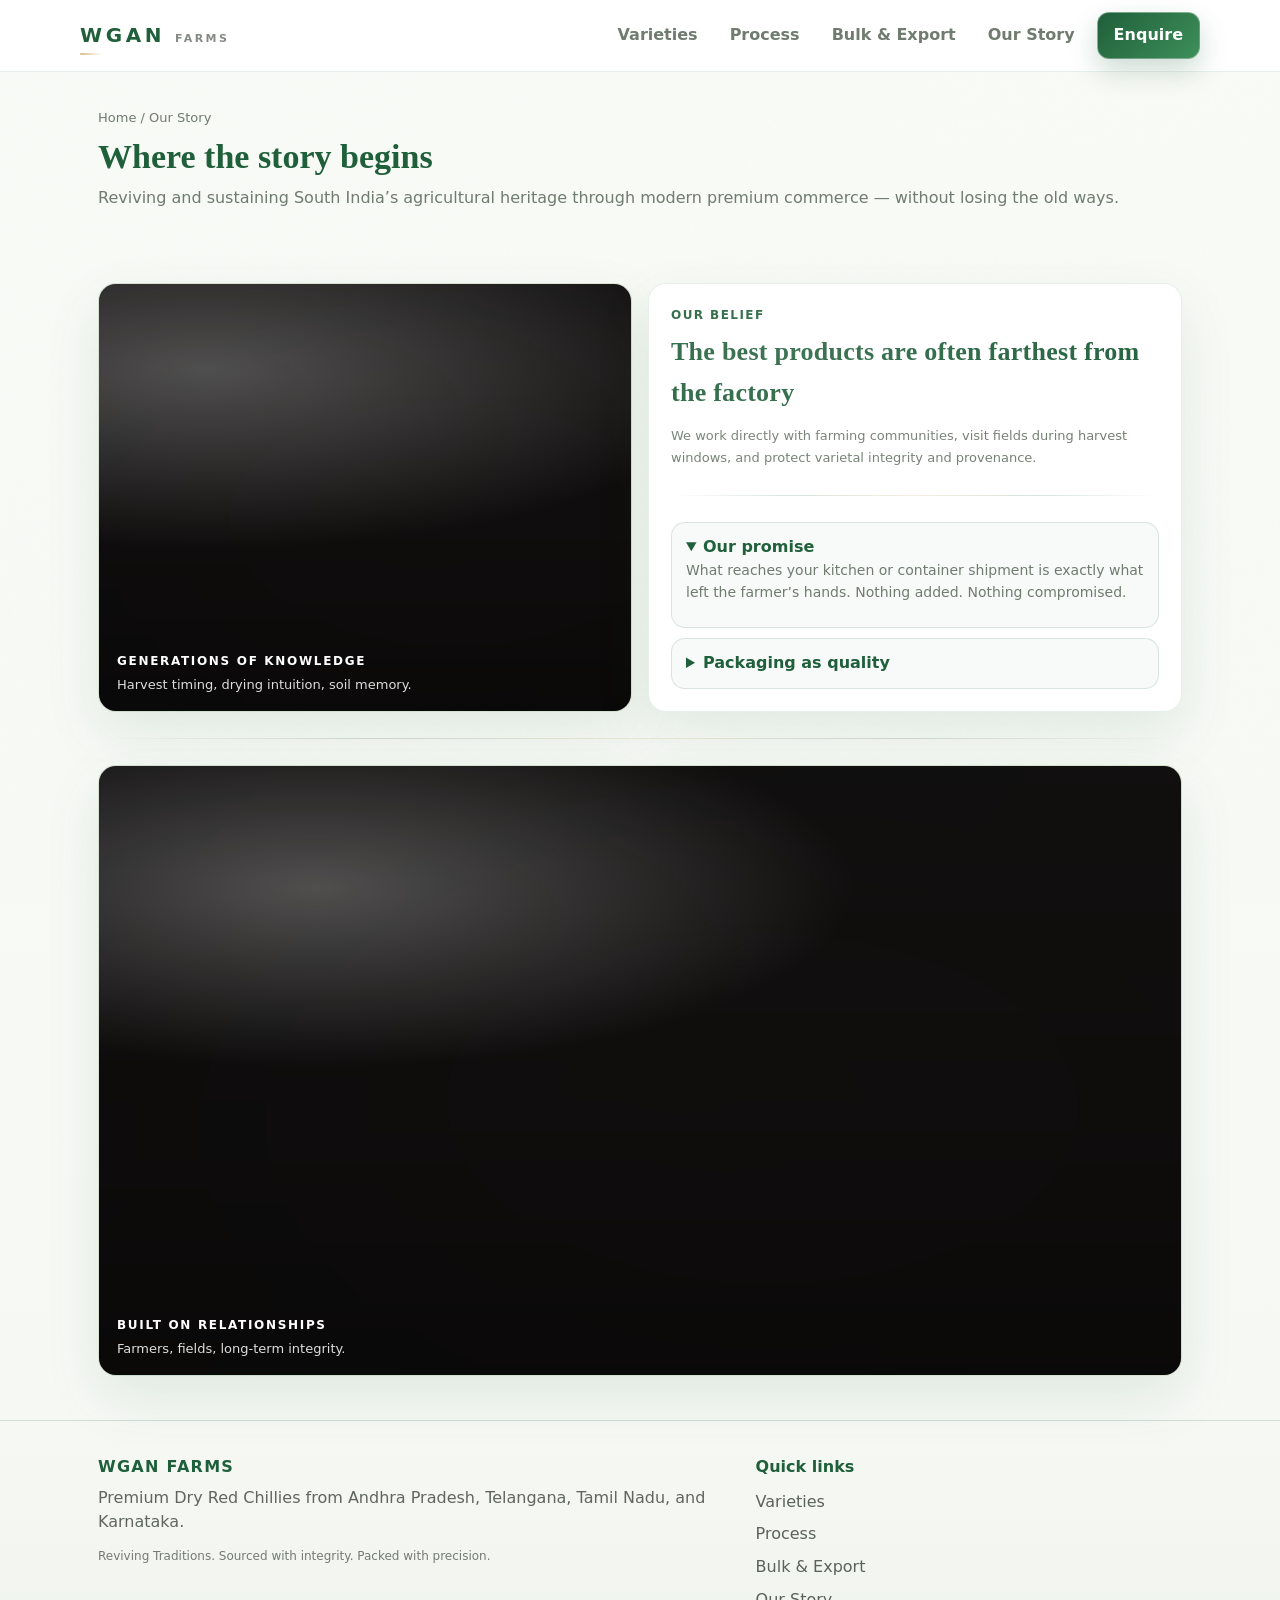
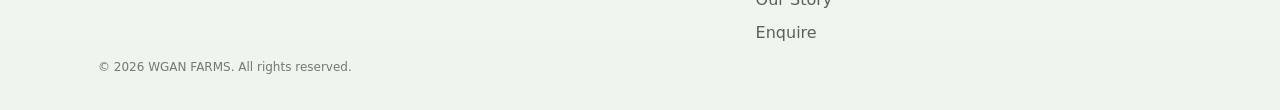
<file: about.html>
<!doctype html>
<html lang="en">
<head>
  <meta charset="utf-8">
  <meta name="viewport" content="width=device-width, initial-scale=1">
  <title>Our Story — WGAN FARMS</title>
  <meta name="description" content="Origin story and authenticity of WGAN FARMS.">
  <link rel="stylesheet" href="css/styles.css">
</head>
<body>
<header class="site-header">
  <div class="container header-inner">
    <a class="brand" href="index.html" aria-label="WGAN FARMS Home">
      <span class="brand-mark">WGAN</span><span class="brand-sub">FARMS</span>
    </a>
    <nav class="nav" aria-label="Primary navigation">
      <a href="varieties.html">Varieties</a>
      <a href="process.html">Process</a>
      <a href="bulk-export.html">Bulk & Export</a>
      <a href="about.html">Our Story</a>
      <a class="btn" href="contact.html">Enquire</a>
    </nav>
  </div>
</header>

<main>
<section class="page-hero">
  <div class="container">
    <div class="breadcrumb">Home / Our Story</div>
    <div class="page-title">Where the story begins</div>
    <p class="page-sub">Reviving and sustaining South India’s agricultural heritage through modern premium commerce — without losing the old ways.</p>
  </div>
</section>

<section class="section">
  <div class="container">
    <div class="cards">
      <div class="card media">
        <img src="assets/images/elderly-farmer-holding-guntur-chilli-pod.png" alt="Farmer">
        <div class="overlay"></div>
        <div class="label">
          <strong>Generations of knowledge</strong>
          <span>Harvest timing, drying intuition, soil memory.</span>
        </div>
      </div>

      <div class="card pad">
        <div class="kicker">OUR BELIEF</div>
        <h2 style="margin-top:8px">The best products are often farthest from the factory</h2>
        <p class="small">We work directly with farming communities, visit fields during harvest windows, and protect varietal integrity and provenance.</p>
        <hr class="sep">

        <details open>
          <summary>Our promise</summary>
          <p>What reaches your kitchen or container shipment is exactly what left the farmer’s hands. Nothing added. Nothing compromised.</p>
        </details>

        <div style="height:10px"></div>

        <details>
          <summary>Packaging as quality</summary>
          <p>Moisture protection, traceability, and premium shelf presence — not an afterthought.</p>
        </details>
      </div>
    </div>

    <hr class="sep">

    <div class="card media">
      <img src="assets/images/wgan-farms-team-with-farmers-field-visit.png" alt="Field visit">
      <div class="overlay"></div>
      <div class="label">
        <strong>Built on relationships</strong>
        <span>Farmers, fields, long-term integrity.</span>
      </div>
    </div>
  </div>
</section>
</main>

<footer class="site-footer">
  <div class="container footer-grid">
    <div>
      <div style="letter-spacing:.08em; font-weight:900; color:#fff;">WGAN FARMS</div>
      <div style="margin-top:6px">Premium Dry Red Chillies from Andhra Pradesh, Telangana, Tamil Nadu, and Karnataka.</div>
      <div class="notice">Reviving Traditions. Sourced with integrity. Packed with precision.</div>
    </div>
    <div>
      <div style="font-weight:800; color:#fff">Quick links</div>
      <div style="display:grid; gap:8px; margin-top:10px">
        <a href="varieties.html">Varieties</a>
        <a href="process.html">Process</a>
        <a href="bulk-export.html">Bulk & Export</a>
        <a href="about.html">Our Story</a>
        <a href="contact.html">Enquire</a>
      </div>
    </div>
  </div>
  <div class="container notice">© 2026 WGAN FARMS. All rights reserved.</div>
</footer>

<script src="js/main.js"></script>
</body>
</html>
</file>
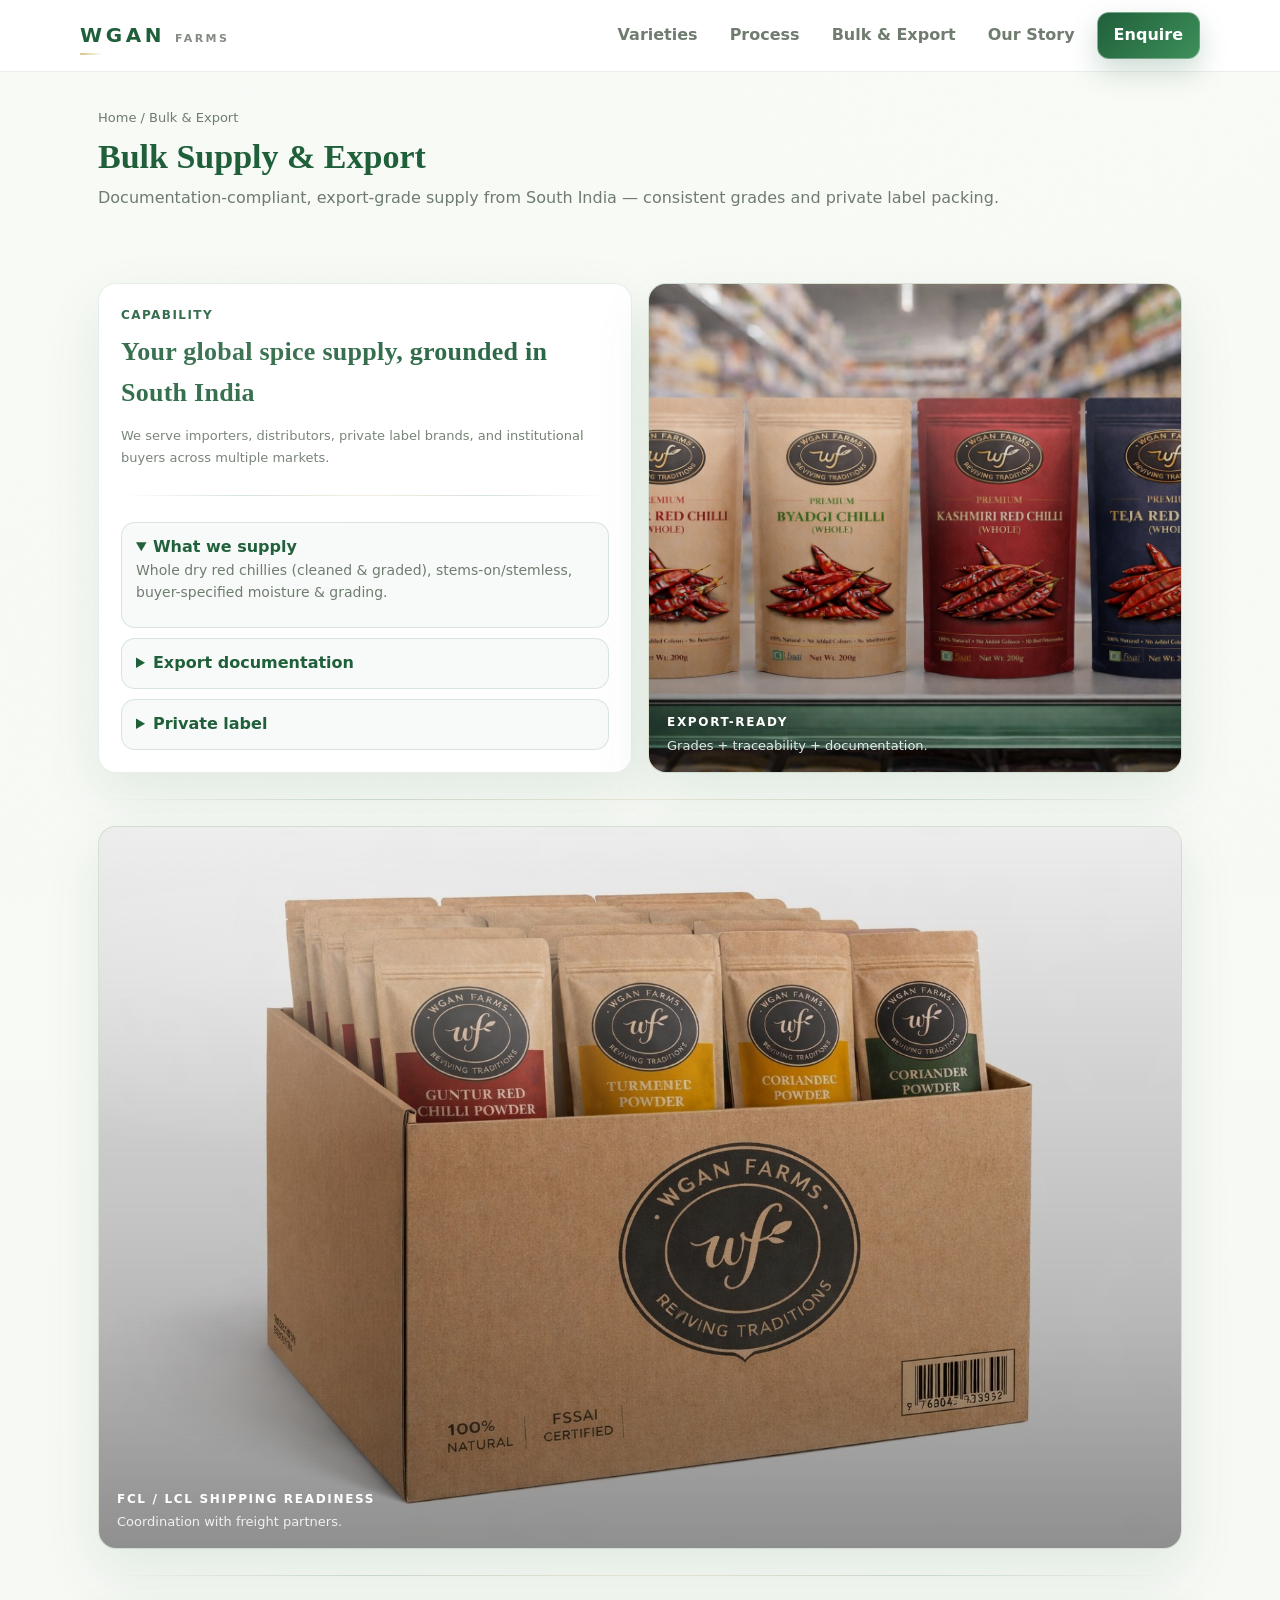
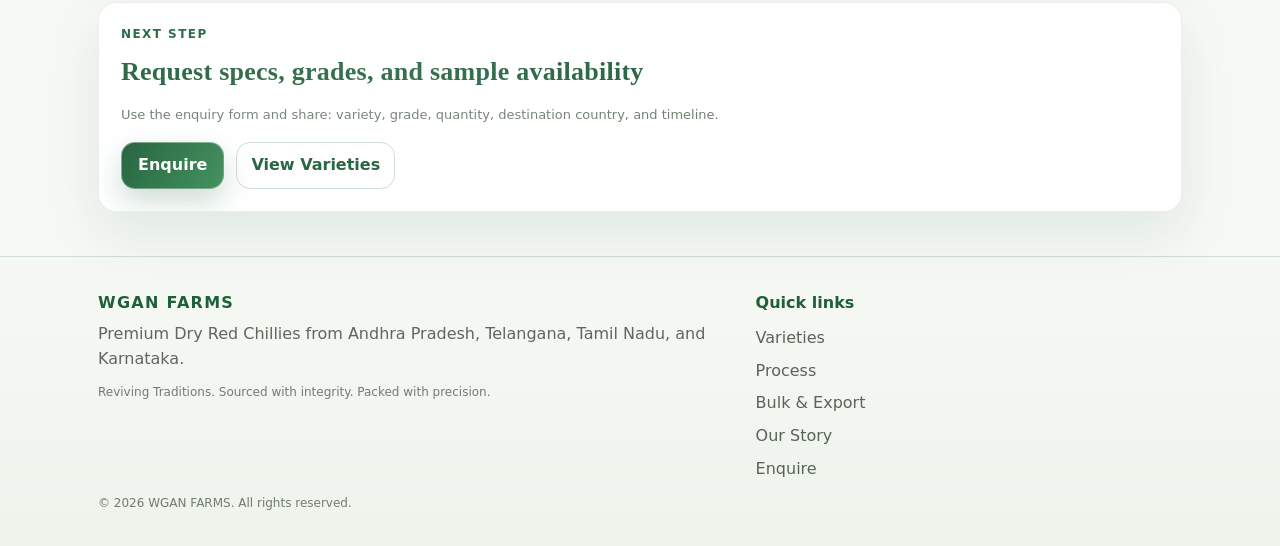
<file: bulk-export.html>
<!doctype html>
<html lang="en">
<head>
  <meta charset="utf-8">
  <meta name="viewport" content="width=device-width, initial-scale=1">
  <title>Bulk & Export — WGAN FARMS</title>
  <meta name="description" content="Bulk supply & export of South India dry red chillies.">
  <link rel="stylesheet" href="css/styles.css">
</head>
<body>
<header class="site-header">
  <div class="container header-inner">
    <a class="brand" href="index.html" aria-label="WGAN FARMS Home">
      <span class="brand-mark">WGAN</span><span class="brand-sub">FARMS</span>
    </a>
    <nav class="nav" aria-label="Primary navigation">
      <a href="varieties.html">Varieties</a>
      <a href="process.html">Process</a>
      <a href="bulk-export.html">Bulk & Export</a>
      <a href="about.html">Our Story</a>
      <a class="btn" href="contact.html">Enquire</a>
    </nav>
  </div>
</header>

<main>
<section class="page-hero">
  <div class="container">
    <div class="breadcrumb">Home / Bulk & Export</div>
    <div class="page-title">Bulk Supply & Export</div>
    <p class="page-sub">Documentation-compliant, export-grade supply from South India — consistent grades and private label packing.</p>
  </div>
</section>

<section class="section">
  <div class="container">
    <div class="cards">
      <div class="card pad">
        <div class="kicker">CAPABILITY</div>
        <h2 style="margin-top:8px">Your global spice supply, grounded in South India</h2>
        <p class="small">We serve importers, distributors, private label brands, and institutional buyers across multiple markets.</p>
        <hr class="sep">

        <details open>
          <summary>What we supply</summary>
          <p>Whole dry red chillies (cleaned & graded), stems-on/stemless, buyer-specified moisture & grading.</p>
        </details>

        <div style="height:10px"></div>

        <details>
          <summary>Export documentation</summary>
          <p>Phytosanitary, Certificate of Origin, COA, fumigation (where required), commercial documents per buyer terms.</p>
        </details>

        <div style="height:10px"></div>

        <details>
          <summary>Private label</summary>
          <p>Retail and food-service sizes under your brand, packed to specification.</p>
        </details>
      </div>

      <div class="card media">
        <img src="assets/images/export-packaging-bulk-bags-wgan-farms.png" alt="Bulk export">
        <div class="overlay"></div>
        <div class="label">
          <strong>Export-ready</strong>
          <span>Grades + traceability + documentation.</span>
        </div>
      </div>
    </div>

    <hr class="sep">

    <div class="card media">
      <img src="assets/images/container-loading-export-spice-shipment.png" alt="Container loading">
      <div class="overlay"></div>
      <div class="label">
        <strong>FCL / LCL shipping readiness</strong>
        <span>Coordination with freight partners.</span>
      </div>
    </div>

    <hr class="sep">

    <div class="card pad">
      <div class="kicker">NEXT STEP</div>
      <h2 style="margin-top:8px">Request specs, grades, and sample availability</h2>
      <p class="small">Use the enquiry form and share: variety, grade, quantity, destination country, and timeline.</p>
      <div class="actions">
        <a class="btn" href="contact.html">Enquire</a>
        <a class="ghost" href="varieties.html">View Varieties</a>
      </div>
    </div>
  </div>
</section>
</main>

<footer class="site-footer">
  <div class="container footer-grid">
    <div>
      <div style="letter-spacing:.08em; font-weight:900; color:#fff;">WGAN FARMS</div>
      <div style="margin-top:6px">Premium Dry Red Chillies from Andhra Pradesh, Telangana, Tamil Nadu, and Karnataka.</div>
      <div class="notice">Reviving Traditions. Sourced with integrity. Packed with precision.</div>
    </div>
    <div>
      <div style="font-weight:800; color:#fff">Quick links</div>
      <div style="display:grid; gap:8px; margin-top:10px">
        <a href="varieties.html">Varieties</a>
        <a href="process.html">Process</a>
        <a href="bulk-export.html">Bulk & Export</a>
        <a href="about.html">Our Story</a>
        <a href="contact.html">Enquire</a>
      </div>
    </div>
  </div>
  <div class="container notice">© 2026 WGAN FARMS. All rights reserved.</div>
</footer>

<script src="js/main.js"></script>
</body>
</html>
</file>
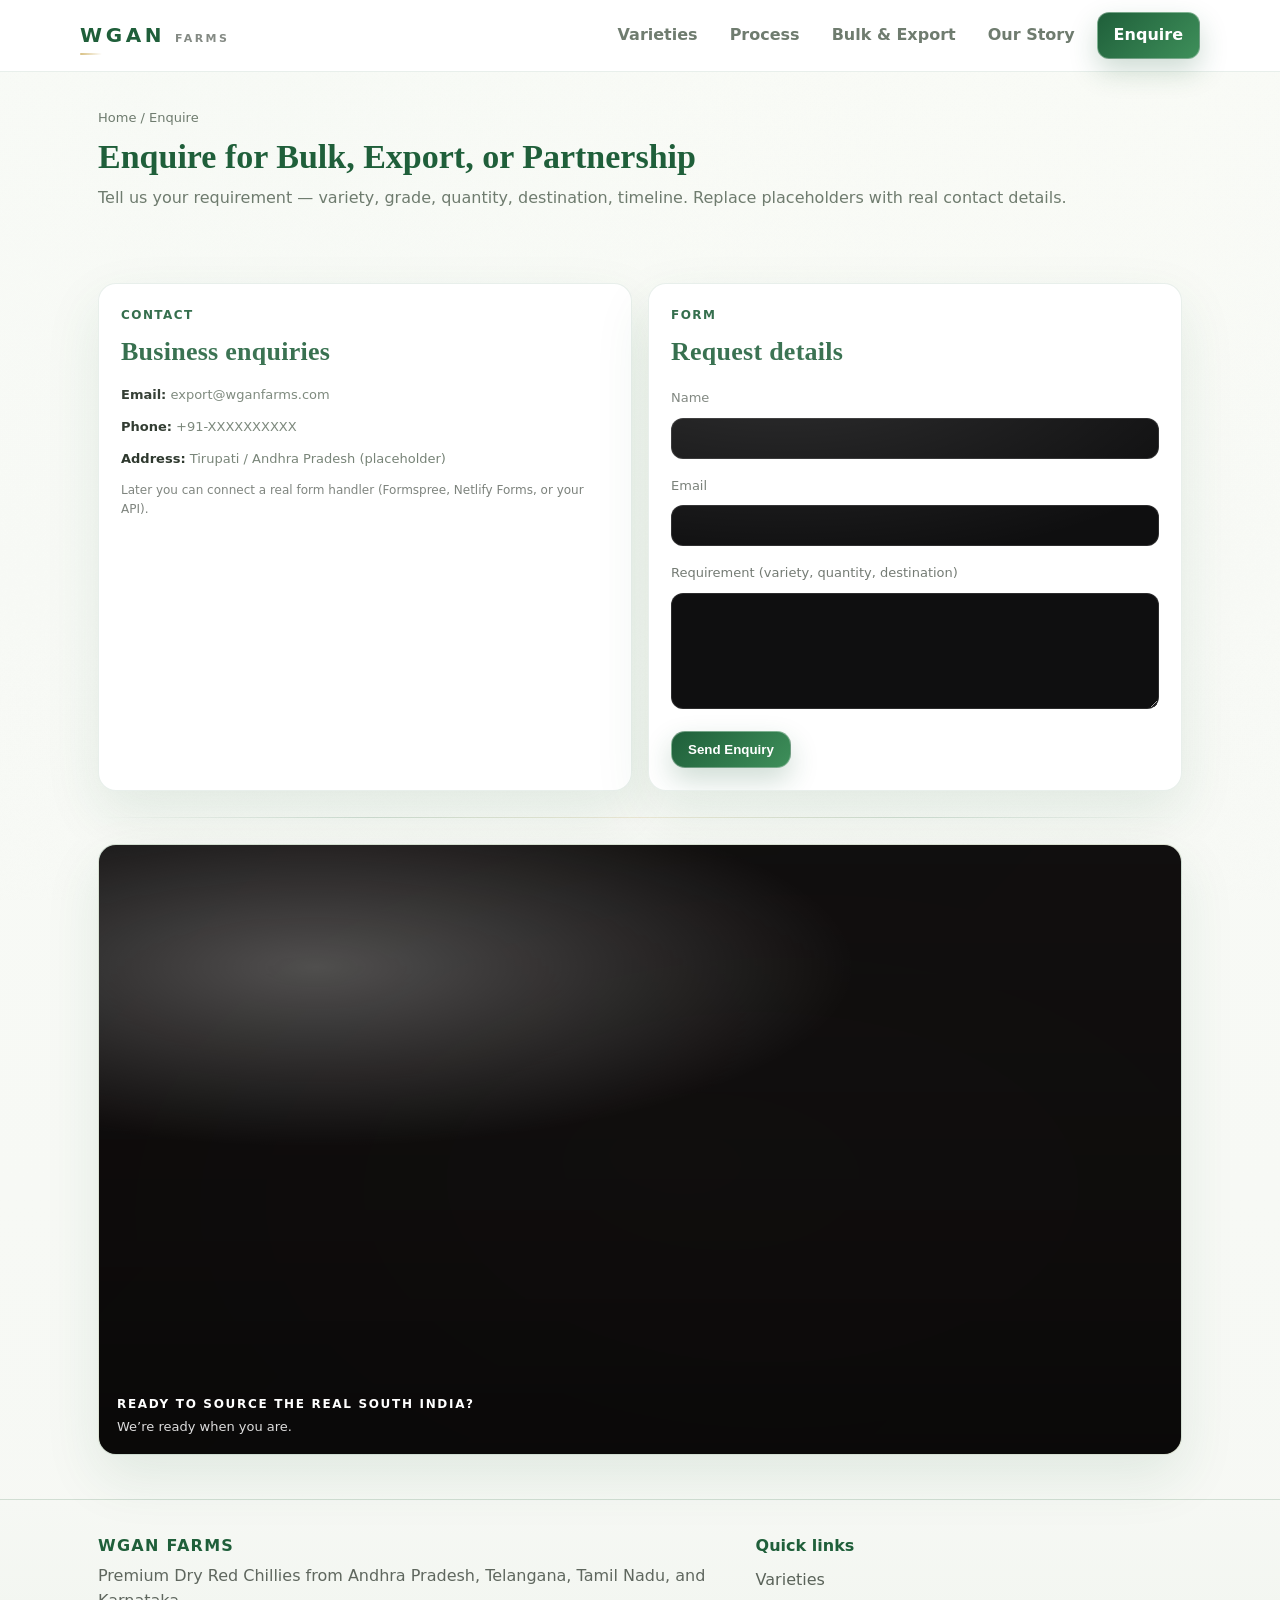
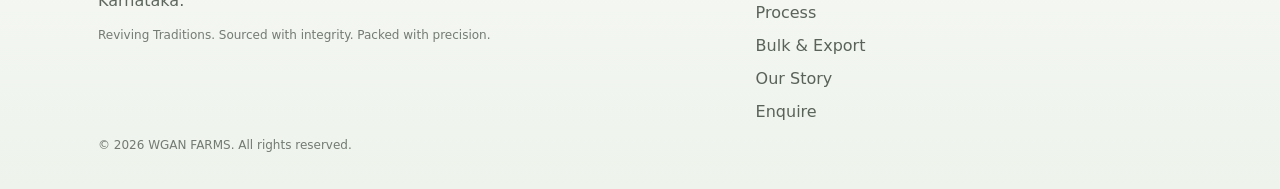
<file: contact.html>
<!doctype html>
<html lang="en">
<head>
  <meta charset="utf-8">
  <meta name="viewport" content="width=device-width, initial-scale=1">
  <title>Enquire — WGAN FARMS</title>
  <meta name="description" content="Contact WGAN FARMS for bulk and export orders.">
  <link rel="stylesheet" href="css/styles.css">
</head>
<body>
<header class="site-header">
  <div class="container header-inner">
    <a class="brand" href="index.html" aria-label="WGAN FARMS Home">
      <span class="brand-mark">WGAN</span><span class="brand-sub">FARMS</span>
    </a>
    <nav class="nav" aria-label="Primary navigation">
      <a href="varieties.html">Varieties</a>
      <a href="process.html">Process</a>
      <a href="bulk-export.html">Bulk & Export</a>
      <a href="about.html">Our Story</a>
      <a class="btn" href="contact.html">Enquire</a>
    </nav>
  </div>
</header>

<main>
<section class="page-hero">
  <div class="container">
    <div class="breadcrumb">Home / Enquire</div>
    <div class="page-title">Enquire for Bulk, Export, or Partnership</div>
    <p class="page-sub">Tell us your requirement — variety, grade, quantity, destination, timeline. Replace placeholders with real contact details.</p>
  </div>
</section>

<section class="section">
  <div class="container">
    <div class="cards">
      <div class="card pad">
        <div class="kicker">CONTACT</div>
        <h2 style="margin-top:8px">Business enquiries</h2>
        <p class="kv"><b>Email:</b> <a href="mailto:export@wganfarms.com">export@wganfarms.com</a></p>
        <p class="kv"><b>Phone:</b> +91-XXXXXXXXXX</p>
        <p class="kv"><b>Address:</b> Tirupati / Andhra Pradesh (placeholder)</p>
        <div class="notice">Later you can connect a real form handler (Formspree, Netlify Forms, or your API).</div>
      </div>

      <div class="card pad">
        <div class="kicker">FORM</div>
        <h2 style="margin-top:8px">Request details</h2>
        <form onsubmit="event.preventDefault(); alert('Form is a placeholder. Connect a form handler later.');">
          <label class="small">Name</label><br>
          <input required style="width:100%; margin:8px 0 14px; padding:12px; border-radius:12px; border:1px solid rgba(255,255,255,0.12); background:#0f0f10; color:#fff">
          <label class="small">Email</label><br>
          <input type="email" required style="width:100%; margin:8px 0 14px; padding:12px; border-radius:12px; border:1px solid rgba(255,255,255,0.12); background:#0f0f10; color:#fff">
          <label class="small">Requirement (variety, quantity, destination)</label><br>
          <textarea required rows="6" style="width:100%; margin:8px 0 14px; padding:12px; border-radius:12px; border:1px solid rgba(255,255,255,0.12); background:#0f0f10; color:#fff"></textarea>
          <button class="btn" type="submit">Send Enquiry</button>
        </form>
      </div>
    </div>

    <hr class="sep">

    <div class="card media">
      <img src="assets/images/cta-section-background-red-chilli-premium.png" alt="CTA background">
      <div class="overlay"></div>
      <div class="label"><strong>Ready to source the real South India?</strong><span>We’re ready when you are.</span></div>
    </div>
  </div>
</section>
</main>

<footer class="site-footer">
  <div class="container footer-grid">
    <div>
      <div style="letter-spacing:.08em; font-weight:900; color:#fff;">WGAN FARMS</div>
      <div style="margin-top:6px">Premium Dry Red Chillies from Andhra Pradesh, Telangana, Tamil Nadu, and Karnataka.</div>
      <div class="notice">Reviving Traditions. Sourced with integrity. Packed with precision.</div>
    </div>
    <div>
      <div style="font-weight:800; color:#fff">Quick links</div>
      <div style="display:grid; gap:8px; margin-top:10px">
        <a href="varieties.html">Varieties</a>
        <a href="process.html">Process</a>
        <a href="bulk-export.html">Bulk & Export</a>
        <a href="about.html">Our Story</a>
        <a href="contact.html">Enquire</a>
      </div>
    </div>
  </div>
  <div class="container notice">© 2026 WGAN FARMS. All rights reserved.</div>
</footer>

<script src="js/main.js"></script>
</body>
</html>
</file>
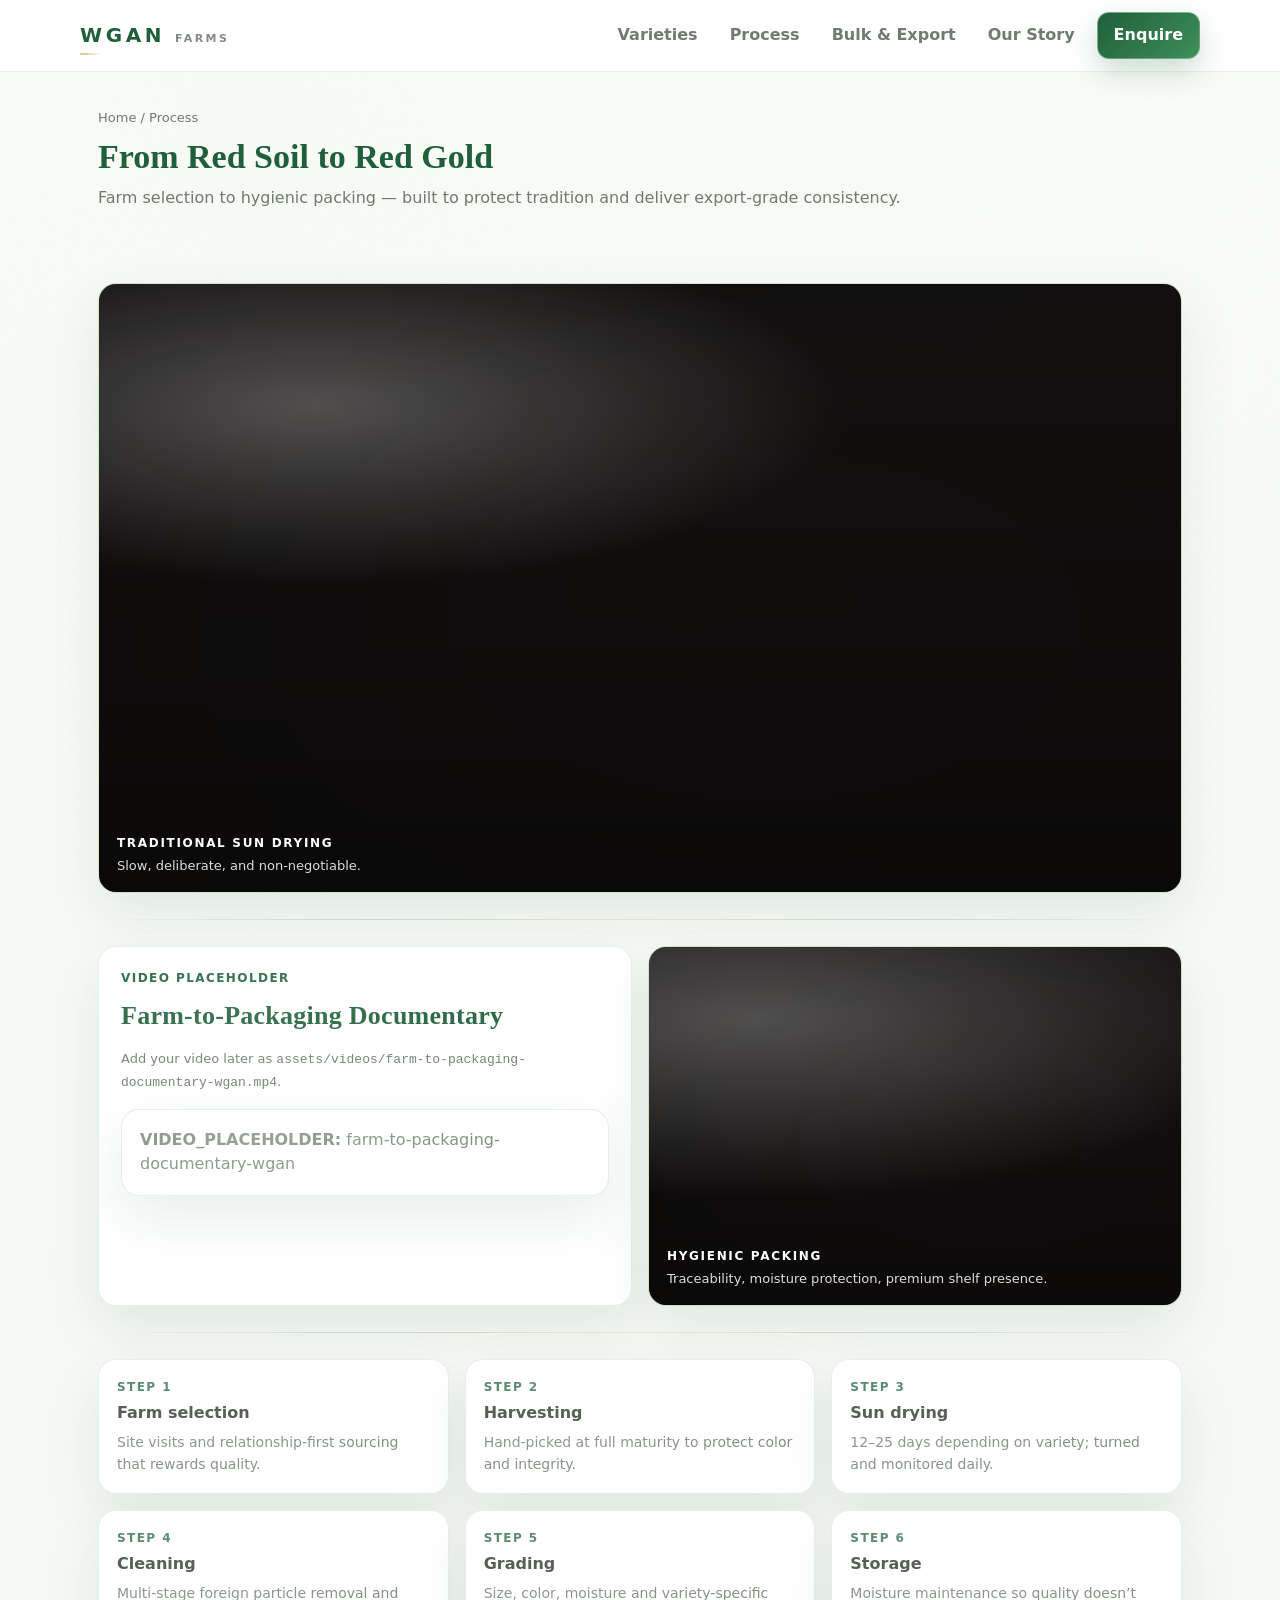
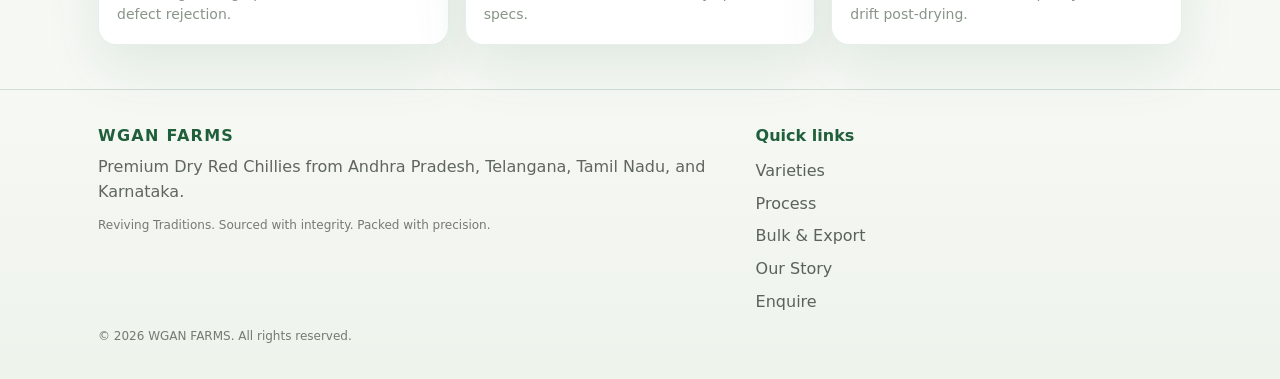
<file: process.html>
<!doctype html>
<html lang="en">
<head>
  <meta charset="utf-8">
  <meta name="viewport" content="width=device-width, initial-scale=1">
  <title>Process — WGAN FARMS</title>
  <meta name="description" content="Traditional process from farm to packaging.">
  <link rel="stylesheet" href="css/styles.css">
</head>
<body>
<header class="site-header">
  <div class="container header-inner">
    <a class="brand" href="index.html" aria-label="WGAN FARMS Home">
      <span class="brand-mark">WGAN</span><span class="brand-sub">FARMS</span>
    </a>
    <nav class="nav" aria-label="Primary navigation">
      <a href="varieties.html">Varieties</a>
      <a href="process.html">Process</a>
      <a href="bulk-export.html">Bulk & Export</a>
      <a href="about.html">Our Story</a>
      <a class="btn" href="contact.html">Enquire</a>
    </nav>
  </div>
</header>

<main>
<section class="page-hero">
  <div class="container">
    <div class="breadcrumb">Home / Process</div>
    <div class="page-title">From Red Soil to Red Gold</div>
    <p class="page-sub">
      Farm selection to hygienic packing — built to protect tradition
      and deliver export-grade consistency.
    </p>
  </div>
</section>

<section class="section">
  <div class="container">

    <div class="card media">
      <!-- ✅ PNG UPDATED -->
      <img src="assets/images/traditional-sun-drying-yards-aerial-view-red.png" alt="Sun drying">
      <div class="overlay"></div>
      <div class="label">
        <strong>Traditional sun drying</strong>
        <span>Slow, deliberate, and non-negotiable.</span>
      </div>
    </div>

    <hr class="sep">

    <div class="cards">
      <div class="card pad">
        <div class="kicker">VIDEO PLACEHOLDER</div>
        <h2 style="margin-top:8px">Farm-to-Packaging Documentary</h2>
        <p class="small">
          Add your video later as
          <code>assets/videos/farm-to-packaging-documentary-wgan.mp4</code>.
        </p>

        <div class="card" style="margin-top:14px; overflow:hidden;">
          <div style="padding:18px; color:var(--muted);">
            <b>VIDEO_PLACEHOLDER:</b> farm-to-packaging-documentary-wgan
          </div>
        </div>
      </div>

      <div class="card media">
        <!-- ✅ PNG UPDATED -->
        <img src="assets/images/premium-packaging-line-wgan-farms.png" alt="Packing line">
        <div class="overlay"></div>
        <div class="label">
          <strong>Hygienic packing</strong>
          <span>Traceability, moisture protection, premium shelf presence.</span>
        </div>
      </div>
    </div>

    <hr class="sep">

    <div class="grid3">
      <div class="card tile">
        <div class="kicker">STEP 1</div>
        <h3>Farm selection</h3>
        <p>Site visits and relationship-first sourcing that rewards quality.</p>
      </div>

      <div class="card tile">
        <div class="kicker">STEP 2</div>
        <h3>Harvesting</h3>
        <p>Hand-picked at full maturity to protect color and integrity.</p>
      </div>

      <div class="card tile">
        <div class="kicker">STEP 3</div>
        <h3>Sun drying</h3>
        <p>12–25 days depending on variety; turned and monitored daily.</p>
      </div>
    </div>

    <div class="grid3" style="margin-top:16px">
      <div class="card tile">
        <div class="kicker">STEP 4</div>
        <h3>Cleaning</h3>
        <p>Multi-stage foreign particle removal and defect rejection.</p>
      </div>

      <div class="card tile">
        <div class="kicker">STEP 5</div>
        <h3>Grading</h3>
        <p>Size, color, moisture and variety-specific specs.</p>
      </div>

      <div class="card tile">
        <div class="kicker">STEP 6</div>
        <h3>Storage</h3>
        <p>Moisture maintenance so quality doesn’t drift post-drying.</p>
      </div>
    </div>

  </div>
</section>
</main>

<footer class="site-footer">
  <div class="container footer-grid">
    <div>
      <div style="letter-spacing:.08em; font-weight:900; color:#fff;">WGAN FARMS</div>
      <div style="margin-top:6px">
        Premium Dry Red Chillies from Andhra Pradesh, Telangana,
        Tamil Nadu, and Karnataka.
      </div>
      <div class="notice">
        Reviving Traditions. Sourced with integrity. Packed with precision.
      </div>
    </div>

    <div>
      <div style="font-weight:800; color:#fff">Quick links</div>
      <div style="display:grid; gap:8px; margin-top:10px">
        <a href="varieties.html">Varieties</a>
        <a href="process.html">Process</a>
        <a href="bulk-export.html">Bulk & Export</a>
        <a href="about.html">Our Story</a>
        <a href="contact.html">Enquire</a>
      </div>
    </div>
  </div>

  <div class="container notice">© 2026 WGAN FARMS. All rights reserved.</div>
</footer>

<script src="js/main.js"></script>
</body>
</html>
</file>
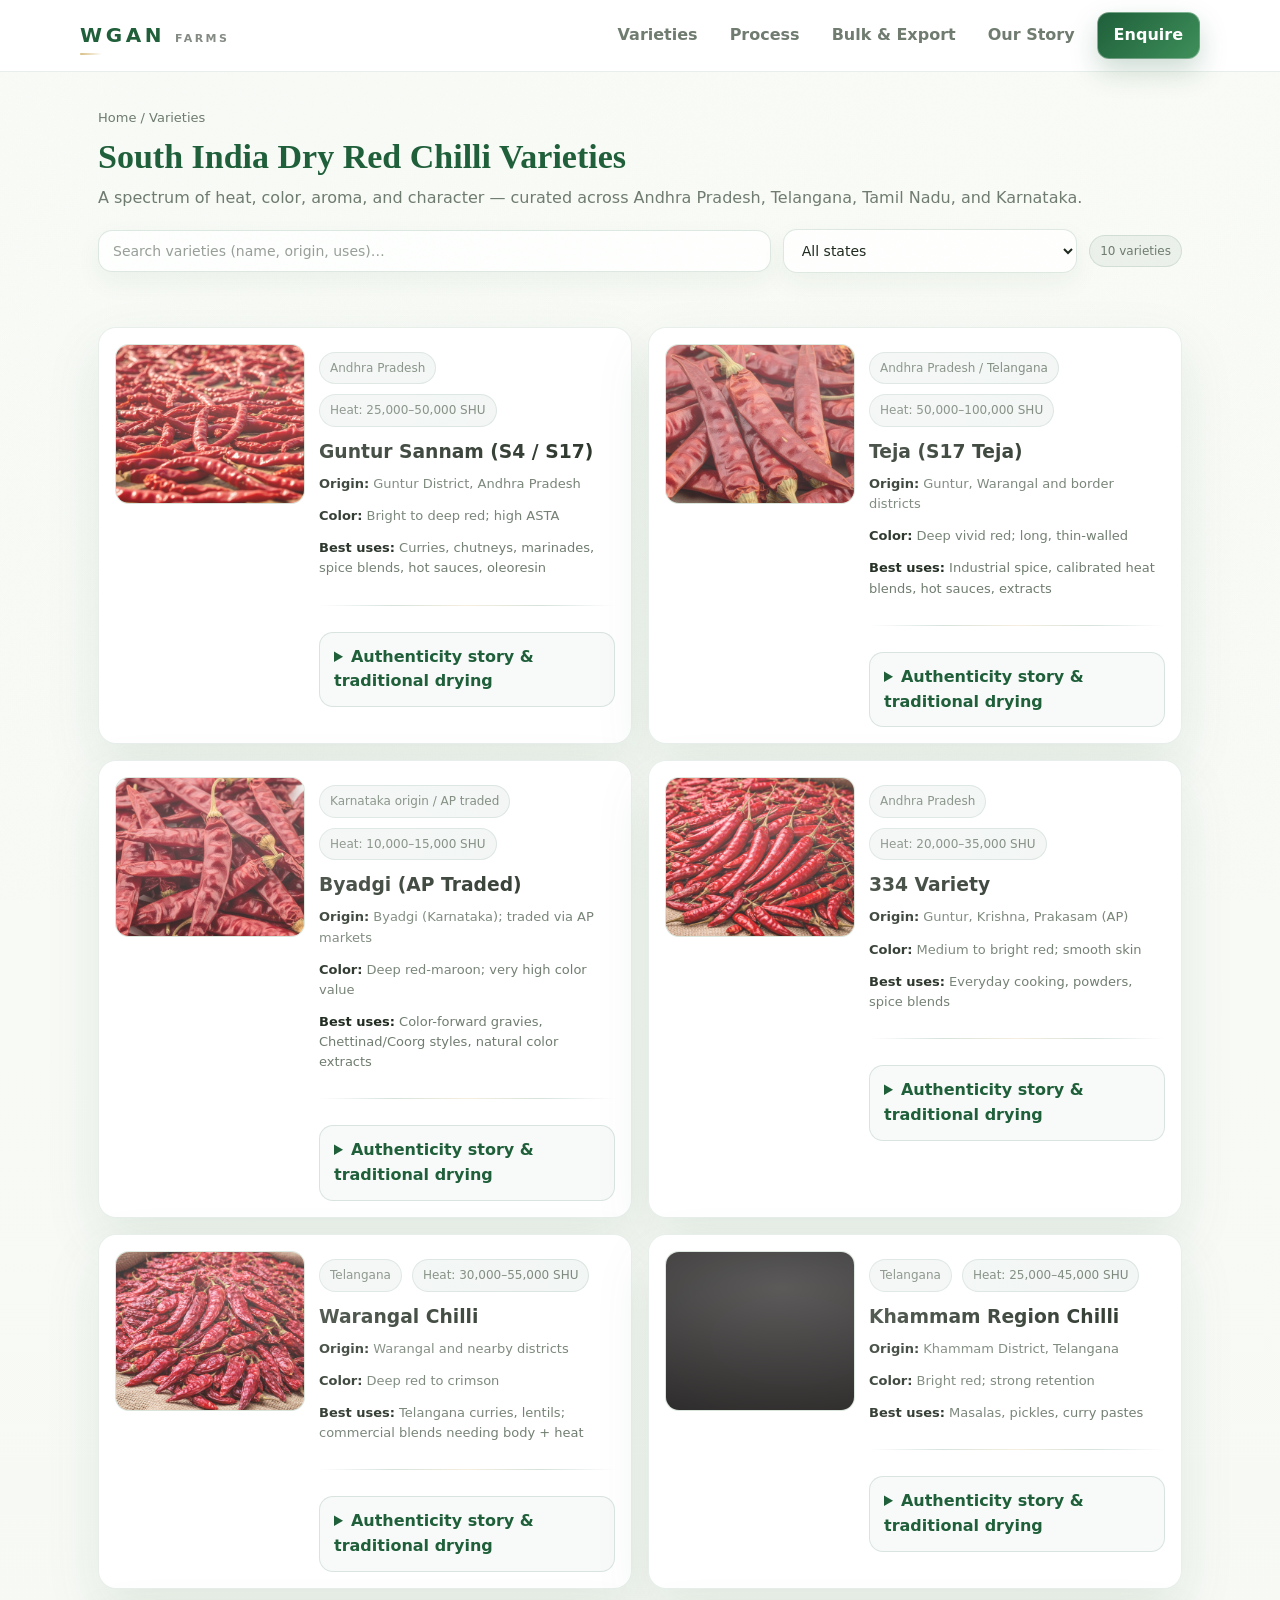
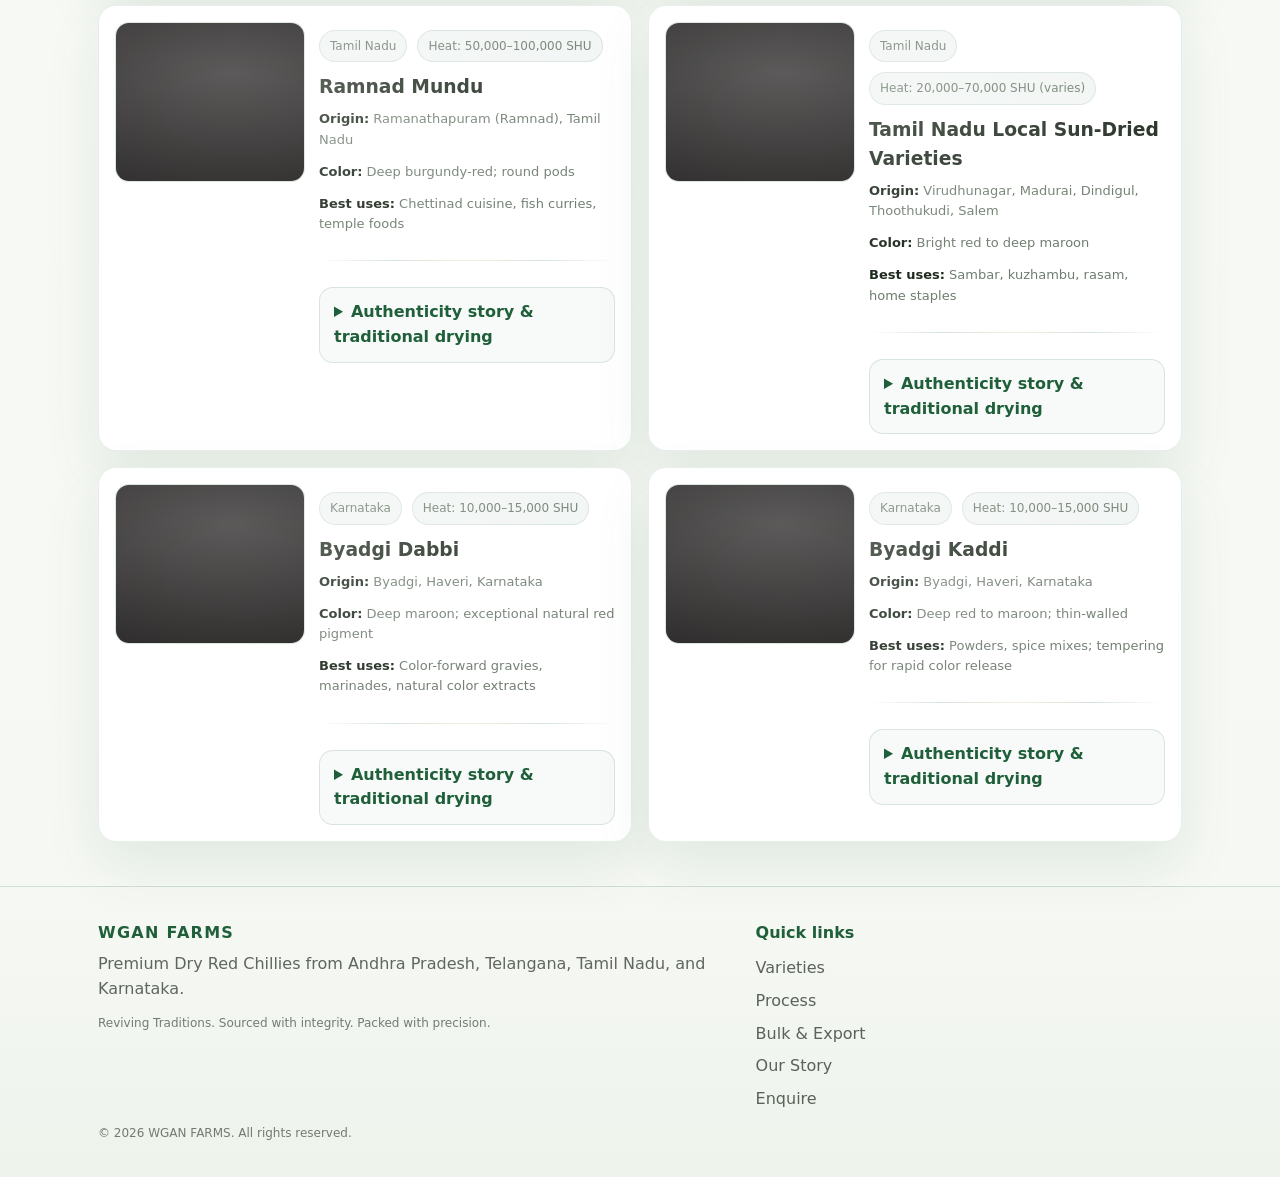
<file: varieties.html>
<!doctype html>
<html lang="en">
<head>
  <meta charset="utf-8">
  <meta name="viewport" content="width=device-width, initial-scale=1">
  <title>Varieties — WGAN FARMS</title>
  <meta name="description" content="Explore South India dry red chilli varieties.">
  <link rel="stylesheet" href="css/styles.css">
</head>

<body>
<header class="site-header">
  <div class="container header-inner">
    <a class="brand" href="index.html" aria-label="WGAN FARMS Home">
      <span class="brand-mark">WGAN</span><span class="brand-sub">FARMS</span>
    </a>
    <nav class="nav" aria-label="Primary navigation">
      <a href="varieties.html">Varieties</a>
      <a href="process.html">Process</a>
      <a href="bulk-export.html">Bulk & Export</a>
      <a href="about.html">Our Story</a>
      <a class="btn" href="contact.html">Enquire</a>
    </nav>
  </div>
</header>

<main>
  <section class="page-hero">
    <div class="container">
      <div class="breadcrumb">Home / Varieties</div>
      <div class="page-title">South India Dry Red Chilli Varieties</div>
      <p class="page-sub">
        A spectrum of heat, color, aroma, and character — curated across
        Andhra Pradesh, Telangana, Tamil Nadu, and Karnataka.
      </p>

      <!-- ✅ Premium catalog controls -->
      <div class="varieties-toolbar">
        <div class="varieties-search">
          <input
            id="varSearch"
            type="search"
            placeholder="Search varieties (name, origin, uses)…"
            aria-label="Search varieties"
            autocomplete="off"
          >
        </div>

        <div class="varieties-filter">
          <select id="stateFilter" aria-label="Filter by state">
            <option value="">All states</option>
            <!-- JS will populate the rest automatically -->
          </select>
        </div>

        <div class="varieties-count">
          <span class="badge" id="varCount">Loading…</span>
        </div>
      </div>
    </div>
  </section>

  <section class="section">
    <div class="container">
      <!-- JS will inject cards here -->
      <div class="cards" data-varieties>
        <div class="card pad">
          <p class="small">Loading varieties…</p>
        </div>
      </div>
    </div>
  </section>
</main>

<footer class="site-footer">
  <div class="container footer-grid">
    <div>
      <div style="letter-spacing:.08em; font-weight:900; color:#fff;">WGAN FARMS</div>
      <div style="margin-top:6px">
        Premium Dry Red Chillies from Andhra Pradesh, Telangana,
        Tamil Nadu, and Karnataka.
      </div>
      <div class="notice">
        Reviving Traditions. Sourced with integrity. Packed with precision.
      </div>
    </div>

    <div>
      <div style="font-weight:800; color:#fff">Quick links</div>
      <div style="display:grid; gap:8px; margin-top:10px">
        <a href="varieties.html">Varieties</a>
        <a href="process.html">Process</a>
        <a href="bulk-export.html">Bulk & Export</a>
        <a href="about.html">Our Story</a>
        <a href="contact.html">Enquire</a>
      </div>
    </div>
  </div>

  <div class="container notice">© 2026 WGAN FARMS. All rights reserved.</div>
</footer>

<script src="js/main.js"></script>
</body>
</html>
</file>
<file: css/styles.css>
:root{
  /* ===== PREMIUM ORGANIC PALETTE ===== */
  --bg:#f6f8f4;              /* warm organic background */
  --panel:#ffffff;           /* card white */
  --text:#1f2a1f;            /* deep natural text */
  --muted:#6f7c6f;           /* muted green text */

  --primary:#1f5f3a;         /* forest green */
  --accent:#3e8f5a;          /* leaf green */
  --premium:#c7a44b;         /* soft gold highlight */

  --border:rgba(31,95,58,.12);

  --max:1120px;
  --radius:18px;

  /* ===== TYPO / PREMIUM POLISH ===== */
  --serif: "Playfair Display", ui-serif, Georgia, serif;
  --sans: "Inter", ui-sans-serif, system-ui, -apple-system, Segoe UI, Roboto, Arial, sans-serif;

  --ring: rgba(31,95,58,.35);
  --cardShadow: 0 22px 55px rgba(31,95,58,.10);
}

*{box-sizing:border-box}
html,body{margin:0;padding:0}
html{scroll-behavior:smooth}

body{
  font-family:var(--sans);
  color:var(--text);
  background:linear-gradient(180deg,#f9fbf7 0%,var(--bg) 100%);
  line-height:1.55;
  -webkit-font-smoothing:antialiased;
  text-rendering:optimizeLegibility;
}

a{color:inherit;text-decoration:none}
.container{max-width:var(--max);margin:0 auto;padding:0 18px}

/* ================= HEADER ================= */
.site-header{
  position:sticky;top:0;z-index:50;
  backdrop-filter:blur(10px);
  background:rgba(255,255,255,.92);
  border-bottom:1px solid rgba(31,95,58,.10);
  transition:background .25s ease,border-color .25s ease;
}

.header-inner{
  display:flex;align-items:center;justify-content:space-between;
  padding:12px 0;gap:14px;
  transition:padding .2s ease;
}

.brand{display:flex;align-items:baseline;gap:10px;letter-spacing:.08em}
.brand-mark{font-weight:900;font-size:18px;color:var(--primary)}
.brand-sub{font-weight:700;font-size:12px;color:var(--muted)}

.nav{display:flex;gap:12px;align-items:center;flex-wrap:wrap;justify-content:flex-end}
.nav a{
  padding:10px 10px;
  color:var(--muted);
  border-radius:12px;
  font-weight:600;
  transition:background .18s ease,color .18s ease;
}
.nav a:hover{
  background:rgba(31,95,58,.06);
  color:var(--primary);
}

.btn{
  background:linear-gradient(135deg,var(--primary) 0%,var(--accent) 100%);
  color:#ffffff!important;
  font-weight:900;
  border-radius:14px;
  padding:10px 16px!important;
  border:1px solid rgba(255,255,255,.35);
  box-shadow:0 12px 28px rgba(31,95,58,.22);
  transition:transform .18s ease,filter .18s ease,box-shadow .18s ease;
}
.btn:hover{
  transform:translateY(-1px);
  filter:brightness(1.03);
  box-shadow:0 18px 40px rgba(31,95,58,.28);
}
.btn:active{transform:translateY(0);box-shadow:0 10px 22px rgba(31,95,58,.20)}

@media (max-width:640px){
  .header-inner{padding:8px 0}
  .nav{gap:8px}
  .nav a{padding:8px 8px;font-size:13px}
}

/* ================= HERO ================= */
.hero{padding:52px 0 26px}

.hero-grid{
  display:grid;
  grid-template-columns:1.2fr .8fr;
  gap:22px;
  align-items:stretch;
}

@media(max-width:920px){
  .hero{padding:18px 0 22px}
  .hero-grid{grid-template-columns:1fr}
}

/* ================= CARDS ================= */
.card{
  position:relative;
  background:var(--panel);
  border:1px solid rgba(31,95,58,.10);
  border-radius:var(--radius);
  overflow:hidden;
  box-shadow:var(--cardShadow);
  transition:transform .20s ease,box-shadow .20s ease,border-color .20s ease;
}

.card:hover{
  transform:translateY(-1.5px);
  border-color:rgba(31,95,58,.18);
  box-shadow:0 26px 78px rgba(31,95,58,.12);
}

/* subtle inner highlight for premium craft feel */
.card::before{
  content:"";
  position:absolute;
  inset:0;
  pointer-events:none;
  border-radius:inherit;
  background:radial-gradient(900px 380px at 25% 15%, rgba(255,255,255,.55), transparent 55%);
  opacity:.55;
}
.card.pad::before{opacity:.25}

.card.pad{padding:22px}
@media(max-width:540px){.card.pad{padding:18px}}

.kicker{
  color:var(--primary);
  font-weight:900;
  letter-spacing:.12em;
  font-size:12px;
}

h1{
  margin:10px 0 12px;
  font-size:42px;
  line-height:1.08;
  font-family:var(--serif);
  font-weight:800;
  letter-spacing:.01em;
  text-shadow:0 1px 0 rgba(255,255,255,.45);
}
@media(max-width:540px){h1{font-size:32px;line-height:1.12}}

.lead{
  color:rgba(31,42,31,.68);
  font-size:17px;
  line-height:1.65;
  margin:0 0 16px
}

.actions{display:flex;gap:12px;flex-wrap:wrap;margin-top:16px}

.actions .ghost{
  background:transparent;
  border:1px solid rgba(31,95,58,.22);
  color:var(--primary);
  padding:10px 14px;
  border-radius:14px;
  font-weight:700;
  transition:transform .18s ease,background .18s ease,border-color .18s ease;
}
.actions .ghost:hover{
  background:rgba(31,95,58,.08);
  border-color:rgba(31,95,58,.34);
  transform:translateY(-1px);
}

/* ================= MEDIA CARDS ================= */
.media{position:relative;min-height:360px}
@media(max-width:920px){.media{min-height:320px}}
@media(max-width:540px){.media{min-height:260px}}

.media img{
  width:100%;
  height:100%;
  object-fit:cover;
  display:block;
  filter:saturate(1.03) contrast(1.02);
  transform:scale(1);
  transition:transform .55s ease,filter .35s ease;
  backface-visibility:hidden;
}

.card.media:hover img{
  transform:scale(1.02);
  filter:saturate(1.06) contrast(1.03);
}

/* Organic overlay: softer + premium */
.media .overlay{
  position:absolute;inset:0;
  background:linear-gradient(
    180deg,
    rgba(0,0,0,.06) 0%,
    rgba(0,0,0,.28) 68%,
    rgba(0,0,0,.46) 100%
  );
  opacity:.94;
  transition:opacity .3s ease;
}
.card.media:hover .overlay{opacity:.90}

.media .label{position:absolute;left:18px;bottom:16px;right:18px}
.media .label strong{
  display:block;
  letter-spacing:.14em;
  text-transform:uppercase;
  font-size:12px;
  color:#fff;
}
.media .label span{
  display:block;
  color:rgba(255,255,255,.86);
  font-size:13px;
  margin-top:4px;
}

/* Premium rounding for hero image card */
.hero .card.media{border-radius:22px;overflow:hidden}

/* Media placeholder (for missing images) */
.card.media{
  background:linear-gradient(135deg, rgba(31,95,58,.10), rgba(199,164,75,.10));
}
.card.media img{
  background:transparent;
}
.card.media img[src=""], .card.media img:not([src]){
  display:none;
}
.card.media::after{
  content:"";
  position:absolute;
  inset:0;
  background:radial-gradient(900px 300px at 20% 20%, rgba(255,255,255,.45), transparent 60%);
  pointer-events:none;
  opacity:.6;
}

/* ================= SECTIONS ================= */
.section{padding:44px 0}
.section h2{
  margin:0 0 12px;
  font-size:26px;
  color:var(--primary);
  font-family:var(--serif);
  font-weight:800;
  letter-spacing:.01em;
}
.section p{color:var(--muted);margin:0 0 12px}

.grid3{display:grid;grid-template-columns:repeat(3,1fr);gap:16px}
@media(max-width:920px){.grid3{grid-template-columns:1fr}}

.tile{padding:18px}
.tile h3{margin:4px 0 6px;font-size:16px;color:var(--text)}
.tile p{margin:0;color:var(--muted);font-size:14px}

hr.sep{
  border:0;
  height:1px;
  background:linear-gradient(90deg,
    transparent,
    rgba(31,95,58,.18),
    rgba(199,164,75,.18),
    rgba(31,95,58,.18),
    transparent
  );
  margin:26px 0;
}

/* ================= PAGE HERO ================= */
.page-hero{padding:36px 0 10px}
.breadcrumb{color:var(--muted);font-size:13px}
.page-title{
  margin:10px 0 10px;
  font-size:34px;
  line-height:1.12;
  color:var(--primary);
  font-family:var(--serif);
  font-weight:800;
}
.page-sub{color:var(--muted);margin:0 0 18px}

/* ================= CARDS GRID ================= */
.cards{display:grid;grid-template-columns:repeat(2,1fr);gap:16px}
@media(max-width:920px){.cards{grid-template-columns:1fr}}

/* ================= VARIETIES ================= */
.variety{display:grid;grid-template-columns:190px 1fr;gap:14px;padding:16px}
@media(max-width:640px){.variety{grid-template-columns:1fr}}

.variety img{
  width:100%;
  height:160px;
  object-fit:cover;
  border-radius:14px;
  border:1px solid rgba(31,95,58,.12);
  background:#eef3ec;
}

/* badges more organic */
.badge{
  display:inline-flex;gap:8px;align-items:center;
  padding:6px 10px;border-radius:999px;
  background:rgba(31,95,58,.06);
  border:1px solid rgba(31,95,58,.12);
  color:var(--muted);
  font-size:12px;
}
.meta{display:flex;gap:10px;flex-wrap:wrap;margin:8px 0 10px}

.kv{margin:0;color:var(--muted);font-size:13px}
.kv b{color:var(--text);font-weight:900}
.small{
  font-size:13px;
  color:rgba(31,42,31,.62);
  line-height:1.7;
}

/* ================= DETAILS ================= */
details{
  border:1px solid rgba(31,95,58,.14);
  border-radius:14px;
  padding:12px 14px;
  background:rgba(31,95,58,.03);
}
details summary{
  cursor:pointer;
  font-weight:900;
  color:var(--primary);
}
details p{margin:10px 0 0;color:var(--muted);font-size:14px}

/* ================= FOOTER ================= */
.site-footer{
  padding:34px 0;
  border-top:1px solid rgba(31,95,58,.14);
  background:linear-gradient(180deg,#f6f8f4 0%, #eef3ec 100%);
  color:rgba(31,42,31,.70);
}
.footer-grid{display:grid;grid-template-columns:1.2fr .8fr;gap:18px}
@media(max-width:920px){.footer-grid{grid-template-columns:1fr}}
.notice{font-size:12px;color:rgba(31,42,31,.60);margin-top:12px}

.site-footer a{color:rgba(31,42,31,.72)}
.site-footer a:hover{color:var(--primary)}

/* If you used inline white in footer, force it to match footer theme */
.site-footer [style*="color:#fff"],
.site-footer [style*="color: #fff"]{
  color:var(--primary) !important;
}

/* ================= ACCESSIBILITY ================= */
a:focus-visible, button:focus-visible, summary:focus-visible, input:focus-visible, textarea:focus-visible{
  outline:3px solid var(--ring);
  outline-offset:3px;
  border-radius:14px;
}

/* ================= VIDEO WRAPPER (PLAY/PAUSE BUTTON READY) ================= */
.hero-video-wrapper{
  position:relative;
  overflow:hidden;
  border-radius:14px;
}
.hero-video-wrapper video{
  width:100%;
  height:100%;
  display:block;
  object-fit:cover;
  position:relative;
  z-index:1;
}
.hero-video-wrapper .overlay{ z-index:2; }
.hero-video-wrapper .label{ z-index:3; }

/* ===== PREMIUM CENTER PLAY BUTTON (HOVER ONLY + AUTO HIDE WHEN PLAYING) ===== */

.video-toggle-btn{
  position:absolute;
  top:50%;
  left:50%;
  transform:translate(-50%, -50%) scale(.95);
  z-index:5;

  background:rgba(0,0,0,.45);
  color:#fff;
  border:1px solid rgba(255,255,255,.35);

  width:64px;
  height:64px;
  display:grid;
  place-items:center;

  border-radius:999px;
  cursor:pointer;
  font-size:22px;
  font-weight:900;
  line-height:1;

  backdrop-filter:blur(10px);
  box-shadow:0 20px 50px rgba(0,0,0,.35);

  opacity:0;
  pointer-events:none;
  transition:opacity .22s ease, transform .22s ease, background .22s ease;
}

/* show button only on hover (desktop) */
.hero-video-wrapper:hover .video-toggle-btn{
  opacity:1;
  pointer-events:auto;
  transform:translate(-50%, -50%) scale(1);
}

/* if video is playing, hide the button */
.hero-video-wrapper.is-playing .video-toggle-btn{
  opacity:0;
  pointer-events:none;
}

/* nice hover */
.video-toggle-btn:hover{
  background:rgba(0,0,0,.65);
  transform:translate(-50%, -50%) scale(1.06);
}

/* mobile: always show button (no hover on touch screens) */
@media (hover:none){
  .hero-video-wrapper .video-toggle-btn{
    opacity:1;
    pointer-events:auto;
    transform:translate(-50%, -50%) scale(1);
  }
}

/* ================= AUTHENTIC MICRO-TEXTURE (SUBTLE) ================= */
body::before{
  content:"";
  position:fixed;
  inset:0;
  pointer-events:none;
  opacity:.035; /* super low */
  background-image:
    radial-gradient(circle at 20% 10%, rgba(31,95,58,.18), transparent 55%),
    radial-gradient(circle at 80% 0%, rgba(199,164,75,.14), transparent 55%),
    url("data:image/svg+xml,%3Csvg xmlns='http://www.w3.org/2000/svg' width='220' height='220'%3E%3Cfilter id='n'%3E%3CfeTurbulence type='fractalNoise' baseFrequency='.9' numOctaves='2' stitchTiles='stitch'/%3E%3C/filter%3E%3Crect width='220' height='220' filter='url(%23n)' opacity='.25'/%3E%3C/svg%3E");
  mix-blend-mode:multiply;
}
/* ================= VARIETIES TOOLBAR (ADD AT END) ================= */

.varieties-toolbar{
  margin-top:16px;
  display:grid;
  grid-template-columns: 1.6fr .7fr auto;
  gap:12px;
  align-items:center;
}

@media (max-width: 820px){
  .varieties-toolbar{
    grid-template-columns: 1fr;
  }
}

/* Search box */
.varieties-search input{
  width:100%;
  padding:12px 14px;
  border-radius:14px;
  border:1px solid rgba(31,95,58,.14);
  background:rgba(255,255,255,.85);
  color:var(--text);
  font-family:var(--sans);
  font-size:14px;
  box-shadow:0 10px 26px rgba(31,95,58,.06);
  outline:none;
  transition:border-color .18s ease, box-shadow .18s ease, transform .18s ease;
}

.varieties-search input::placeholder{
  color:rgba(31,42,31,.45);
}

.varieties-search input:focus{
  border-color:rgba(31,95,58,.30);
  box-shadow:0 0 0 4px rgba(31,95,58,.12), 0 14px 34px rgba(31,95,58,.10);
  transform:translateY(-1px);
}

/* State dropdown */
.varieties-filter select{
  width:100%;
  padding:12px 14px;
  border-radius:14px;
  border:1px solid rgba(31,95,58,.14);
  background:rgba(255,255,255,.85);
  color:var(--text);
  font-family:var(--sans);
  font-size:14px;
  box-shadow:0 10px 26px rgba(31,95,58,.06);
  outline:none;
  cursor:pointer;
  transition:border-color .18s ease, box-shadow .18s ease, transform .18s ease;
}

.varieties-filter select:focus{
  border-color:rgba(31,95,58,.30);
  box-shadow:0 0 0 4px rgba(31,95,58,.12), 0 14px 34px rgba(31,95,58,.10);
  transform:translateY(-1px);
}

/* Count badge holder */
.varieties-count{
  display:flex;
  justify-content:flex-end;
}

@media (max-width: 820px){
  .varieties-count{ justify-content:flex-start; }
}

/* ===== VIDEO CLICK FIX ===== */
#heroVideoWrap .label{
  pointer-events:none;
}
/* =========================================================
ULTRA PREMIUM MEDIA CARDS — WGAN FINAL PATCH
(SAFE ADD — DO NOT REMOVE EXISTING CSS)
========================================================= */

.card.media.premium-card{
border-radius:22px;
overflow:hidden;
transition:
transform .45s cubic-bezier(.22,.61,.36,1),
box-shadow .45s ease,
border-color .35s ease;
}

/* smooth cinematic zoom */
.card.media.premium-card img{
transition:
transform 1.15s cubic-bezier(.22,.61,.36,1),
filter .6s ease;
will-change:transform;
}

/* richer overlay for export-grade feel */
.card.media.premium-card .overlay{
background:linear-gradient(
to top,
rgba(0,0,0,.72) 0%,
rgba(0,0,0,.42) 42%,
rgba(0,0,0,.12) 72%,
transparent 100%
);
transition:opacity .45s ease;
}

/* premium text lift */
.card.media.premium-card .label{
transform:translateY(8px);
opacity:.94;
transition:all .45s ease;
}

/* hover luxury motion */
.card.media.premium-card:hover{
transform:translateY(-8px) scale(1.012);
box-shadow:
0 28px 70px rgba(0,0,0,.18),
0 10px 26px rgba(31,95,58,.14);
}

.card.media.premium-card:hover img{
transform:scale(1.085);
filter:saturate(1.06) contrast(1.05);
}

.card.media.premium-card:hover .overlay{
opacity:.88;
}

.card.media.premium-card:hover .label{
transform:translateY(0);
opacity:1;
}

/* mobile safety */
@media (max-width:768px){
.card.media.premium-card:hover{
transform:none;
box-shadow:var(--cardShadow);
}
.card.media.premium-card:hover img{
transform:none;
}
}

/* END */

/* =========================================
ULTRA PREMIUM BRAND REFINEMENT — WGAN
(Safe enhancement — no layout break)
========================================= */

.brand{
  letter-spacing:.14em;
}

.brand-mark{
  font-weight:900;
  font-size:20px;
  color:var(--primary);
  letter-spacing:.18em;
  position:relative;
}

/* subtle organic underline accent */
.brand-mark::after{
  content:"";
  position:absolute;
  left:0;
  bottom:-4px;
  width:22px;
  height:2px;
  background:linear-gradient(90deg,var(--premium),transparent);
  opacity:.7;
  border-radius:2px;
}

.brand-sub{
  font-weight:600;
  font-size:11px;
  letter-spacing:.22em;
  color:rgba(31,42,31,.55);
}
</file>
